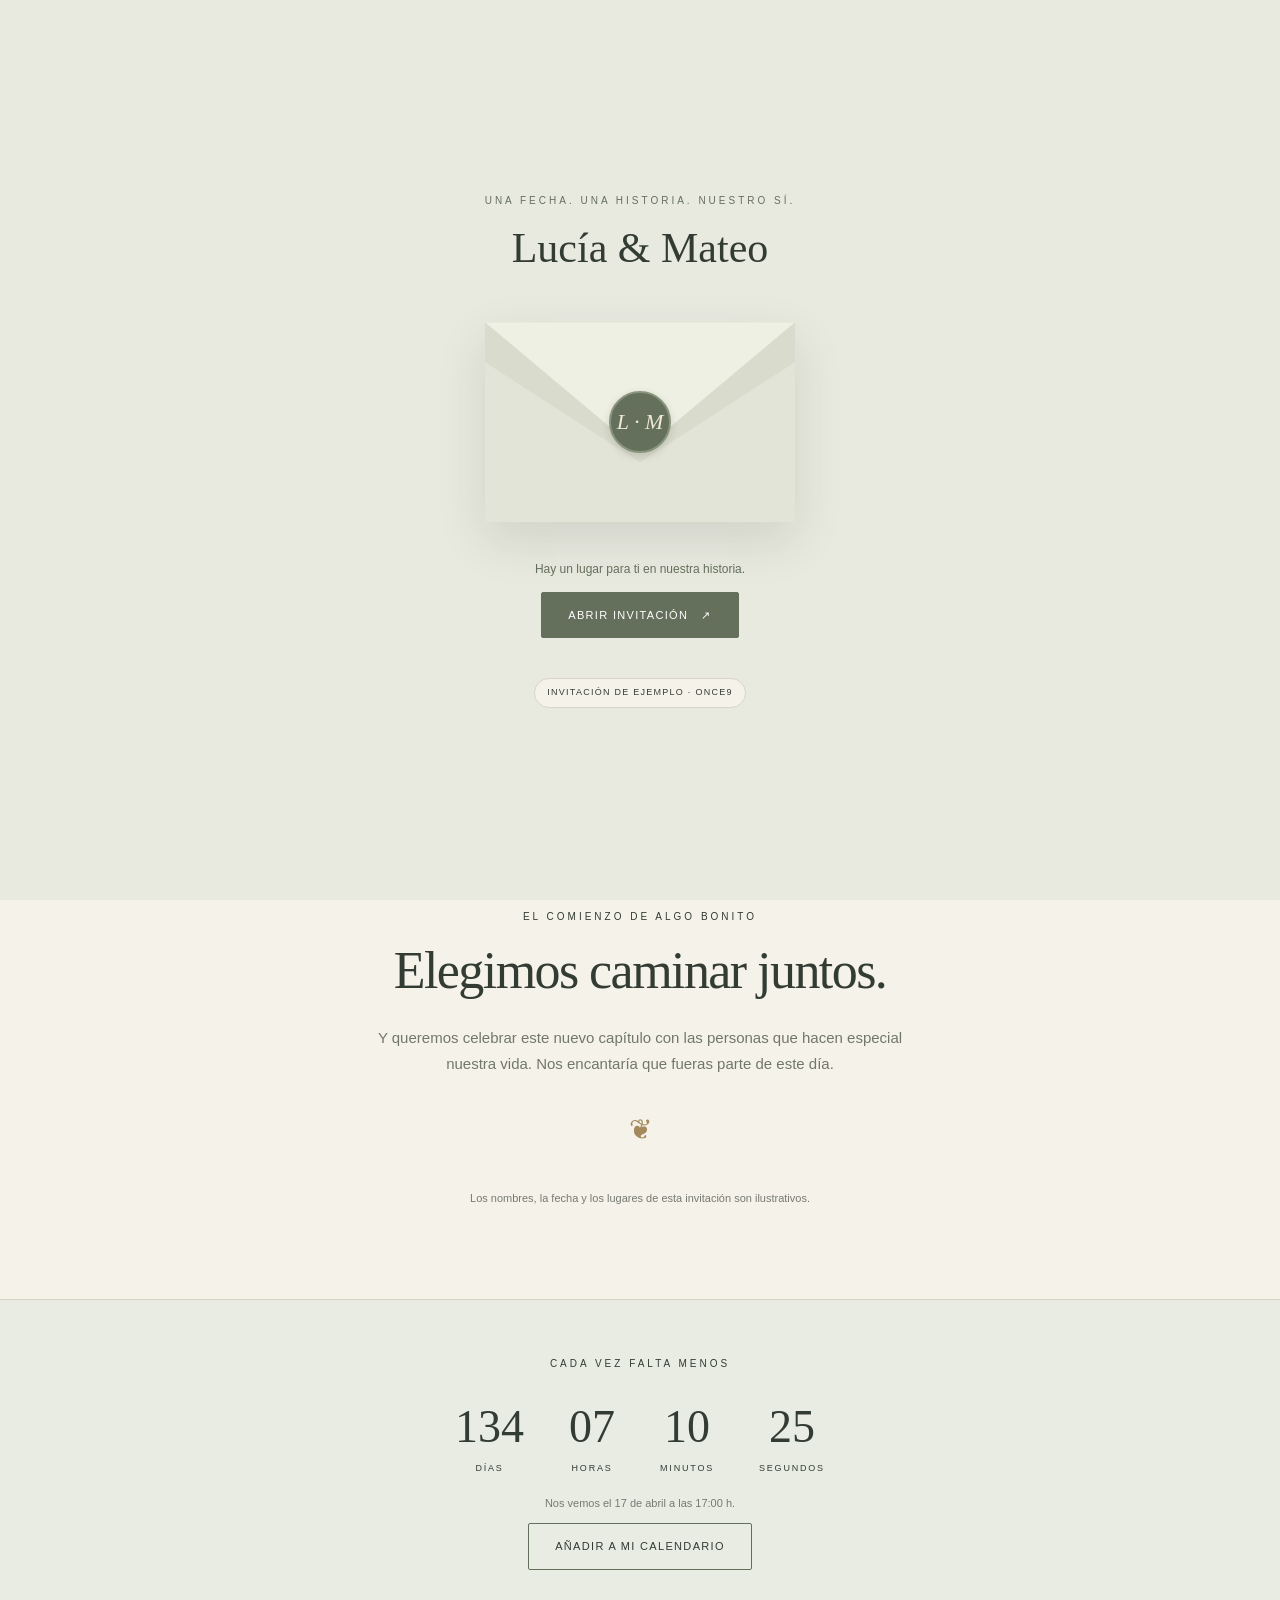
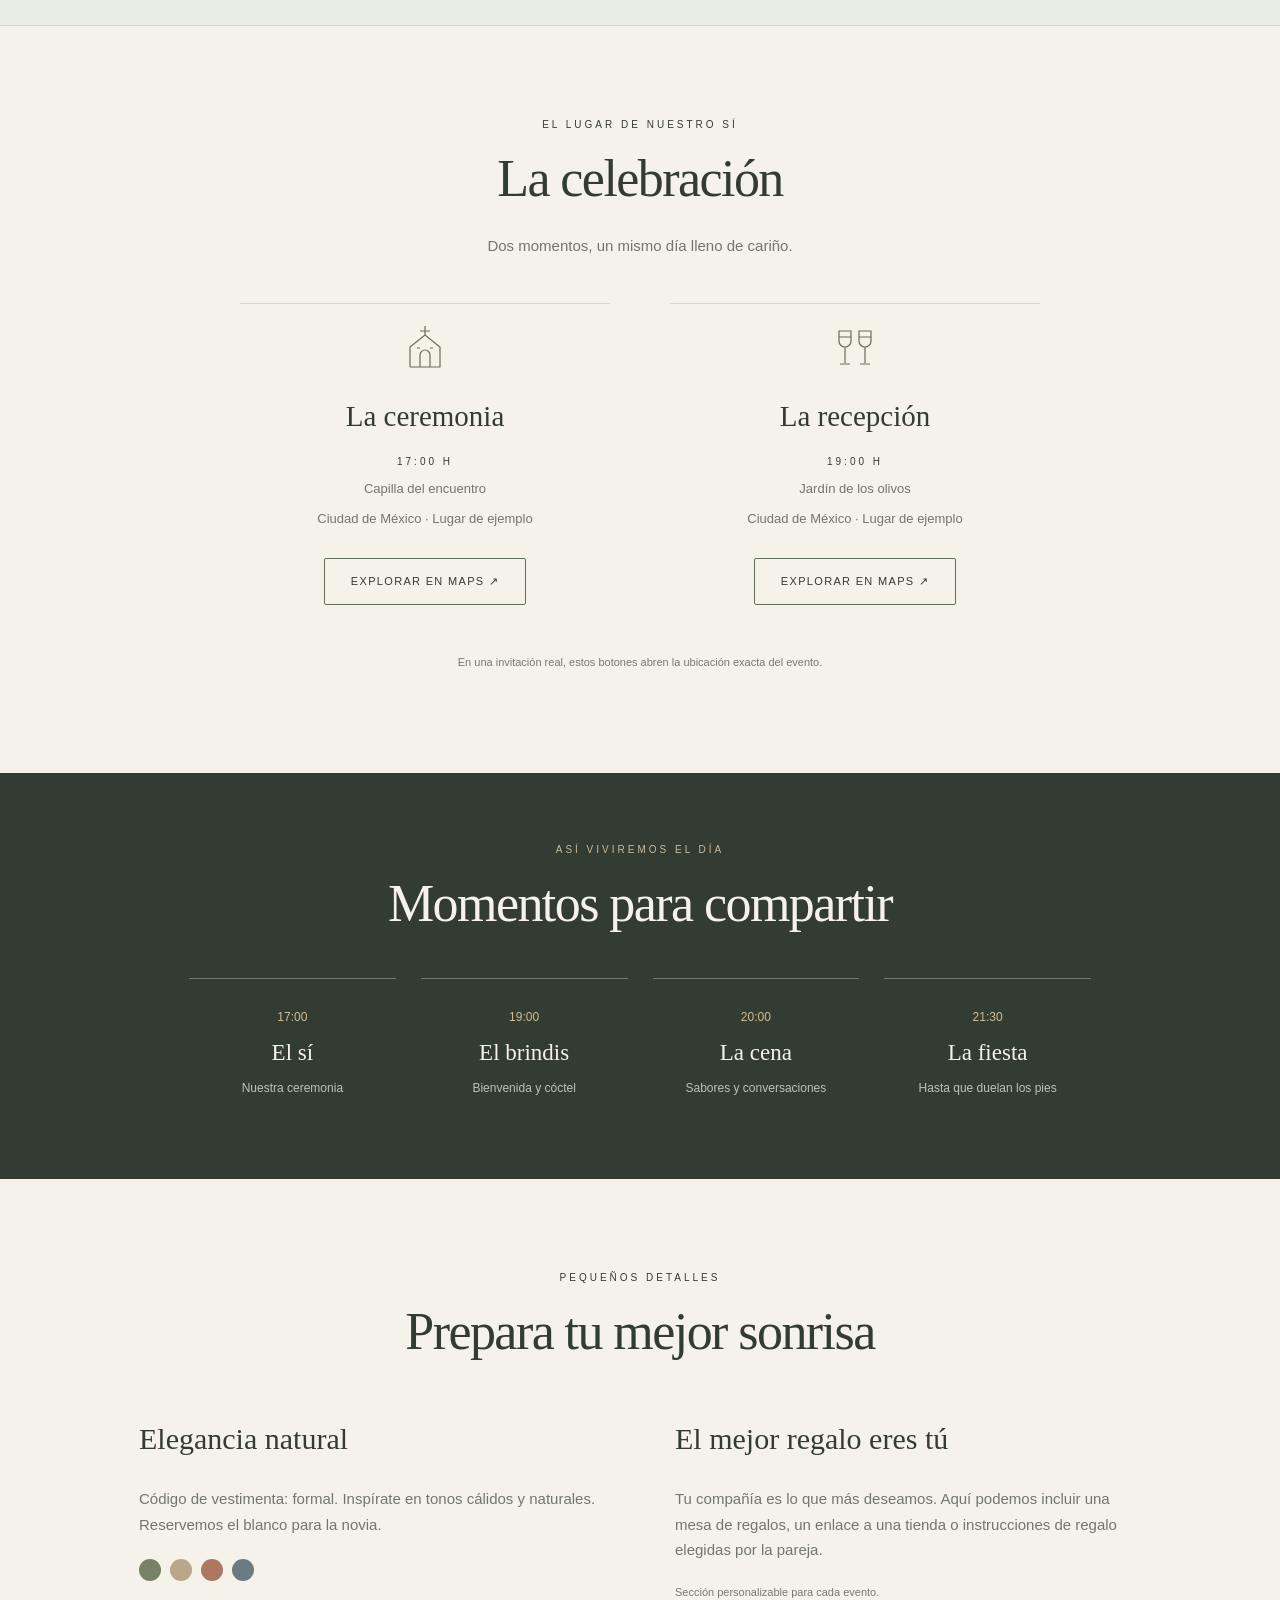
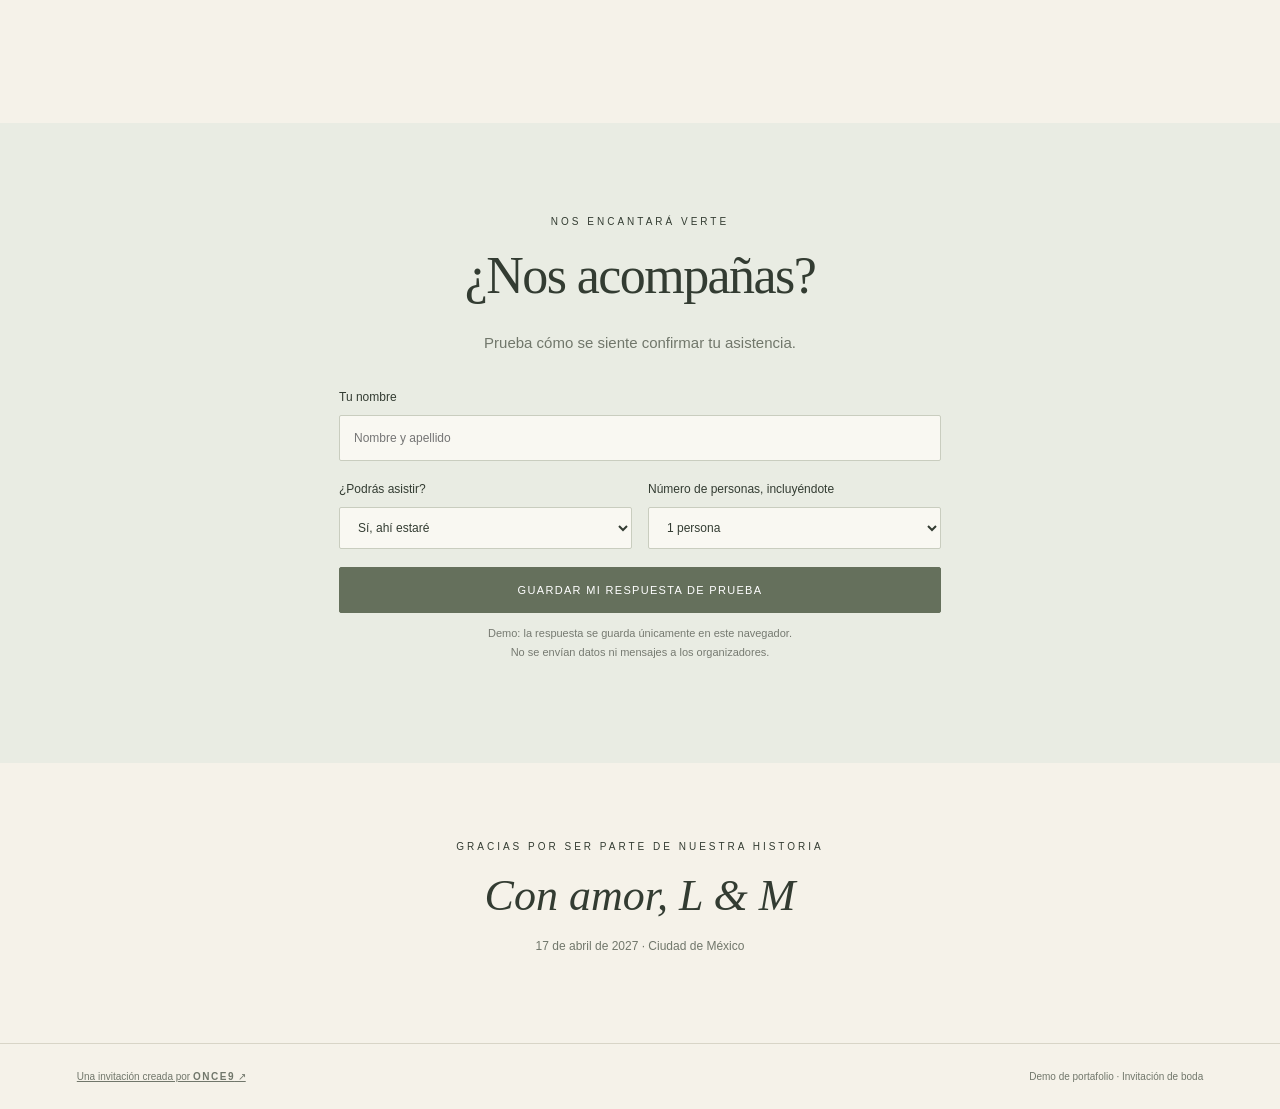
<file: invitaciones/boda/index.html>
<!doctype html>
<html lang="es">
<head>
<meta charset="utf-8"><meta name="viewport" content="width=device-width,initial-scale=1"><meta name="theme-color" content="#f5f2e9">
<title>Lucía & Mateo · Nuestra boda | Demo ONCE9</title><meta name="description" content="Una invitación de boda interactiva de ejemplo creada por ONCE9. Abre el sobre, descubre el evento y prueba la confirmación de asistencia.">
<style>
:root{--paper:#f5f2e9;--ink:#333c32;--olive:#65705c;--line:#d8d5c7;--gold:#a3895b}*{box-sizing:border-box}html{scroll-behavior:smooth;scroll-padding-top:75px}body{margin:0;background:var(--paper);color:var(--ink);font-family:Arial,sans-serif;font-size:15px;line-height:1.7}h1,h2,h3,.serif{font-family:Georgia,'Times New Roman',serif;font-weight:400;line-height:1.15}button,input,select{font:inherit}button,a,input,select{touch-action:manipulation}button,a{ -webkit-tap-highlight-color:transparent}button{cursor:pointer}a{color:inherit}button:focus-visible,a:focus-visible,input:focus-visible,select:focus-visible{outline:3px solid var(--gold);outline-offset:5px}.eyebrow{font-size:10px;text-transform:uppercase;letter-spacing:.3em}.topbar{position:sticky;top:0;z-index:10;height:64px;padding:0 6%;display:flex;align-items:center;justify-content:space-between;background:#f5f2e9f0;backdrop-filter:blur(12px);border-bottom:1px solid var(--line)}.monogram{font:italic 25px Georgia}.topbar nav{display:flex;gap:26px;font-size:11px}.topbar nav a{text-decoration:none}.sound{background:none;border:1px solid var(--line);border-radius:30px;padding:7px 14px;font-size:11px;color:var(--ink)}.hero{position:relative;min-height:720px;display:grid;place-items:center;overflow:hidden;text-align:center;padding:70px 22px 90px;background:radial-gradient(ellipse at center,#fffdf6 0%,#f5f2e9 68%)}.hero-content{position:relative;z-index:1}.hero h1{font-size:clamp(70px,10vw,132px);letter-spacing:-.065em;margin:30px 0 22px}.hero h1 span{display:block;font-size:.42em;font-style:italic;color:var(--gold);margin:8px}.hero p{font:italic 19px Georgia;margin:22px 0}.hero .date{margin:28px 0 36px;letter-spacing:.22em;font-size:12px}.button{display:inline-flex;justify-content:center;align-items:center;padding:13px 26px;border:1px solid var(--olive);background:var(--olive);color:white;text-decoration:none;font-size:11px;letter-spacing:.12em;text-transform:uppercase;border-radius:2px}.button.outline{background:transparent;color:var(--ink)}.botanical{position:absolute;width:350px;height:640px;opacity:.66;pointer-events:none}.botanical.left{left:-50px;bottom:0;transform:rotate(-15deg)}.botanical.right{right:-50px;top:10px;transform:rotate(165deg)}.hero-foot{position:absolute;bottom:24px;font-size:9px;letter-spacing:.23em}.section{padding:90px 24px;max-width:1050px;margin:auto;text-align:center}.section h2{font-size:clamp(34px,5vw,52px);margin:16px 0 24px;letter-spacing:-.03em}.lede{max-width:560px;margin:0 auto;color:#71776b}.divider{color:var(--gold);font-size:28px;margin:30px auto}.countdown-wrap{background:#e9ece3;border-top:1px solid var(--line);border-bottom:1px solid var(--line)}.countdown-wrap .section{padding:55px 24px}.countdown{display:flex;justify-content:center;gap:45px;margin:28px 0 15px}.countdown strong{font:46px Georgia;display:block}.countdown span{font-size:9px;letter-spacing:.2em;text-transform:uppercase}.places{display:grid;grid-template-columns:1fr 1fr;gap:60px;margin:45px auto 28px;max-width:800px}.place{padding:20px;border-top:1px solid var(--line)}.place svg{width:48px;height:48px;stroke:var(--olive);fill:none;stroke-width:1.2}.place h3{font-size:29px;margin:20px 0}.place p{margin:8px 0;color:#71776b;font-size:13px}.place .button{margin-top:20px}.schedule{background:var(--ink);color:var(--paper)}.schedule .section{max-width:950px;padding:68px 24px}.schedule .eyebrow{color:#c6bc9e}.timeline{display:grid;grid-template-columns:repeat(4,1fr);gap:25px;margin-top:44px}.timeline>div{border-top:1px solid #737c6b;padding-top:24px}.timeline time{color:#d4bd91;font-size:12px}.timeline h3{font-size:23px;margin:12px 0}.timeline p{font-size:12px;color:#bcc3b5}.details{display:grid;grid-template-columns:1fr 1fr;gap:70px;text-align:left;margin:30px 0}.details h3{font-size:30px}.swatches{display:flex;gap:9px;margin-top:22px}.swatches i{height:22px;width:22px;border-radius:50%;background:var(--c)}.details p{color:#71776b}.note{font-size:11px;color:#767a71}.rsvp-section{background:#e9ece3}.rsvp-section .section{max-width:650px}.form{text-align:left;margin:32px 0 0;display:grid;gap:18px}label{font-size:12px;display:grid;gap:7px}input,select{width:100%;background:#f9f8f2;border:1px solid #c9cdbf;padding:12px 14px;border-radius:2px;color:var(--ink)}.form-row{display:grid;grid-template-columns:1fr 1fr;gap:16px}.form .button{width:100%}.success{padding:18px;background:#f5f2e9;border-left:3px solid var(--olive);margin-top:20px;text-align:left;font-size:13px}.closing{padding:75px 20px;text-align:center}.closing h2{font:italic 44px Georgia;margin:15px}.closing p{font-size:12px;color:#71776b}footer{border-top:1px solid var(--line);padding:24px 6%;display:flex;justify-content:space-between;gap:25px;font-size:10px;color:#71776b}.brand{font-weight:bold;letter-spacing:.15em}.cover{position:fixed;inset:0;z-index:30;background:#e8e9df;display:flex;flex-direction:column;align-items:center;justify-content:center;text-align:center;padding:25px;transition:opacity .75s,visibility .75s}.cover.opened{opacity:0;visibility:hidden;pointer-events:none}.cover h2{font:42px Georgia;margin:15px}.cover p{font-size:12px;color:var(--olive)}.envelope{position:relative;width:310px;height:200px;background:#d9dccd;box-shadow:0 18px 45px #333c3220;margin:35px 0 25px;display:grid;place-items:center}.envelope:before{content:'';position:absolute;inset:0;clip-path:polygon(0 0,100% 0,50% 65%);background:#eef0e4;filter:drop-shadow(0 2px 2px #0002)}.envelope:after{content:'';position:absolute;inset:0;clip-path:polygon(0 100%,0 20%,50% 70%,100% 20%,100% 100%);background:#e2e4d8}.seal{z-index:1;background:var(--olive);color:#eee8d6;border:2px solid #89947c;border-radius:50%;width:62px;height:62px;display:grid;place-items:center;font:italic 22px Georgia;box-shadow:0 3px 8px #0002}.cover .eyebrow{color:var(--olive)}.demo-badge{font-size:9px;letter-spacing:.14em;text-transform:uppercase;background:#f5f2e9;border:1px solid var(--line);padding:6px 12px;border-radius:20px}.cover .demo-badge{margin-top:40px}.reveal{animation:appear .9s ease both}@keyframes appear{from{opacity:0;transform:translateY(20px)}to{opacity:1;transform:translateY(0)}}@media(max-width:700px){.topbar{padding:0 20px}.topbar nav{gap:15px}.topbar nav a:first-child{display:none}.sound{font-size:10px;padding:7px 10px}.hero{min-height:700px}.botanical{width:240px;opacity:.36}.botanical.left{left:-110px}.botanical.right{right:-100px}.hero h1{font-size:82px}.section{padding:60px 22px}.places{grid-template-columns:1fr;gap:20px;margin-top:30px}.timeline{grid-template-columns:1fr 1fr;gap:20px}.details{grid-template-columns:1fr;gap:20px}.countdown{gap:24px}.countdown strong{font-size:36px}.form-row{grid-template-columns:1fr}footer{flex-direction:column;text-align:center;gap:10px}}@media(prefers-reduced-motion:reduce){*{scroll-behavior:auto!important;animation:none!important;transition:none!important}}
</style>
<link rel="canonical" href="https://oncenueve.com.mx/invitaciones/boda/"></head>
<body>
<svg width="0" height="0" aria-hidden="true" style="position:absolute"><defs><symbol id="branch" viewBox="0 0 350 640"><g fill="none" stroke="#6c7c61" stroke-width="1.4"><path d="M160 630 Q90 390 220 20"/><path d="M149 550 Q55 520 30 460 M141 472 Q265 420 298 345 M150 385 Q55 350 48 270 M170 290 Q284 255 303 185 M197 170 Q132 137 133 70"/></g><g fill="#849373" opacity=".7"><ellipse cx="57" cy="482" rx="14" ry="42" transform="rotate(-48 57 482)"/><ellipse cx="102" cy="518" rx="13" ry="38" transform="rotate(-55 102 518)"/><ellipse cx="260" cy="407" rx="15" ry="45" transform="rotate(38 260 407)"/><ellipse cx="286" cy="357" rx="13" ry="37" transform="rotate(28 286 357)"/><ellipse cx="68" cy="312" rx="15" ry="45" transform="rotate(-30 68 312)"/><ellipse cx="109" cy="357" rx="14" ry="43" transform="rotate(-60 109 357)"/><ellipse cx="252" cy="258" rx="13" ry="43" transform="rotate(53 252 258)"/><ellipse cx="288" cy="206" rx="14" ry="39" transform="rotate(28 288 206)"/><ellipse cx="147" cy="104" rx="13" ry="42" transform="rotate(-20 147 104)"/><ellipse cx="175" cy="148" rx="13" ry="39" transform="rotate(-57 175 148)"/><ellipse cx="217" cy="55" rx="14" ry="45" transform="rotate(14 217 55)"/></g></symbol></defs></svg>
<div class="cover" id="cover"><div class="eyebrow">Una fecha. Una historia. Nuestro sí.</div><h2>Lucía & Mateo</h2><div class="envelope" aria-hidden="true"><span class="seal">L · M</span></div><p>Hay un lugar para ti en nuestra historia.</p><button class="button" id="open">Abrir invitación &nbsp; ↗</button><span class="demo-badge">Invitación de ejemplo · ONCE9</span></div>
<header class="topbar"><a class="monogram" href="#inicio" aria-label="Inicio">L & M</a><nav aria-label="Navegación"><a href="#celebracion">La celebración</a><a href="#rsvp">Confirmar</a></nav><button class="sound" id="sound" aria-pressed="false">♫ Música: apagada</button></header>
<main><section class="hero" id="inicio"><svg class="botanical left" aria-hidden="true"><use href="#branch"/></svg><svg class="botanical right" aria-hidden="true"><use href="#branch"/></svg><div class="hero-content"><div class="eyebrow">Con alegría, te invitamos a nuestra boda</div><h1>Lucía<span>&</span>Mateo</h1><p>Lo mejor de la vida es compartirla contigo.</p><div class="date">17 · ABRIL · 2027 &nbsp; / &nbsp; CIUDAD DE MÉXICO</div><a class="button" href="#rsvp">Quiero acompañarlos</a></div><div class="hero-foot">UNA CELEBRACIÓN PARA RECORDAR &nbsp; ↓</div></section>
<section class="section"><div class="eyebrow">El comienzo de algo bonito</div><h2>Elegimos caminar juntos.</h2><p class="lede">Y queremos celebrar este nuevo capítulo con las personas que hacen especial nuestra vida. Nos encantaría que fueras parte de este día.</p><div class="divider">❦</div><span class="note">Los nombres, la fecha y los lugares de esta invitación son ilustrativos.</span></section>
<div class="countdown-wrap"><section class="section"><div class="eyebrow">Cada vez falta menos</div><div class="countdown" aria-label="Tiempo restante para la boda"><div><strong id="days">—</strong><span>Días</span></div><div><strong id="hours">—</strong><span>Horas</span></div><div><strong id="minutes">—</strong><span>Minutos</span></div><div><strong id="seconds">—</strong><span>Segundos</span></div></div><p class="note" id="countnote">Nos vemos el 17 de abril a las 17:00 h.</p><button class="button outline" id="calendar">Añadir a mi calendario</button></section></div>
<section class="section" id="celebracion"><div class="eyebrow">El lugar de nuestro sí</div><h2>La celebración</h2><p class="lede">Dos momentos, un mismo día lleno de cariño.</p><div class="places"><article class="place"><svg viewBox="0 0 48 48" aria-hidden="true"><path d="M9 43V23L24 11l15 12v20H9M24 11V2m-5 5h10M19 43V31a5 5 0 0 1 10 0v12M16 24h3m10 0h3"/></svg><h3>La ceremonia</h3><div class="eyebrow">17:00 h</div><p>Capilla del encuentro</p><p>Ciudad de México · Lugar de ejemplo</p><a class="button outline" href="https://www.google.com/maps/search/?api=1&query=iglesias+Ciudad+de+Mexico" target="_blank" rel="noopener">Explorar en Maps ↗</a></article><article class="place"><svg viewBox="0 0 48 48" aria-hidden="true"><path d="M8 7h12v10a6 6 0 0 1-12 0V7Zm6 16v16m-5 1h10M28 7h12v10a6 6 0 0 1-12 0V7Zm6 16v16m-5 1h10M8 13h12m8 0h12"/></svg><h3>La recepción</h3><div class="eyebrow">19:00 h</div><p>Jardín de los olivos</p><p>Ciudad de México · Lugar de ejemplo</p><a class="button outline" href="https://www.google.com/maps/search/?api=1&query=jardin+eventos+Ciudad+de+Mexico" target="_blank" rel="noopener">Explorar en Maps ↗</a></article></div><p class="note">En una invitación real, estos botones abren la ubicación exacta del evento.</p></section>
<div class="schedule"><section class="section"><div class="eyebrow">Así viviremos el día</div><h2>Momentos para compartir</h2><div class="timeline"><div><time>17:00</time><h3>El sí</h3><p>Nuestra ceremonia</p></div><div><time>19:00</time><h3>El brindis</h3><p>Bienvenida y cóctel</p></div><div><time>20:00</time><h3>La cena</h3><p>Sabores y conversaciones</p></div><div><time>21:30</time><h3>La fiesta</h3><p>Hasta que duelan los pies</p></div></div></section></div>
<section class="section"><div class="eyebrow">Pequeños detalles</div><h2>Prepara tu mejor sonrisa</h2><div class="details"><article><h3>Elegancia natural</h3><p>Código de vestimenta: formal. Inspírate en tonos cálidos y naturales. Reservemos el blanco para la novia.</p><div class="swatches" aria-label="Colores sugeridos: verde olivo, beige, terracota y azul"><i style="--c:#768166"></i><i style="--c:#baa789"></i><i style="--c:#ae7762"></i><i style="--c:#697b83"></i></div></article><article><h3>El mejor regalo eres tú</h3><p>Tu compañía es lo que más deseamos. Aquí podemos incluir una mesa de regalos, un enlace a una tienda o instrucciones de regalo elegidas por la pareja.</p><span class="note">Sección personalizable para cada evento.</span></article></div></section>
<div class="rsvp-section" id="rsvp"><section class="section"><div class="eyebrow">Nos encantará verte</div><h2>¿Nos acompañas?</h2><p class="lede">Prueba cómo se siente confirmar tu asistencia.</p><form class="form" id="rsvpForm"><label>Tu nombre<input name="name" id="guest" autocomplete="name" maxlength="100" placeholder="Nombre y apellido" required></label><div class="form-row"><label>¿Podrás asistir?<select name="attendance" id="attendance"><option value="yes">Sí, ahí estaré</option><option value="no">No podré acompañarlos</option></select></label><label>Número de personas, incluyéndote<select name="count" id="count"><option value="1">1 persona</option><option value="2">2 personas</option><option value="3">3 personas</option></select></label></div><button type="submit" class="button">Guardar mi respuesta de prueba</button></form><div class="success" id="result" role="status" hidden></div><p class="note">Demo: la respuesta se guarda únicamente en este navegador.<br>No se envían datos ni mensajes a los organizadores.</p><button class="sound" id="reset" hidden>Borrar respuesta de prueba</button></section></div>
<section class="closing"><div class="eyebrow">Gracias por ser parte de nuestra historia</div><h2>Con amor, L & M</h2><p>17 de abril de 2027 · Ciudad de México</p></section></main>
<footer><a href="../../index.html#invitaciones">Una invitación creada por <span class="brand">ONCE9</span> ↗</a><span>Demo de portafolio · Invitación de boda</span></footer>
<script>
// CONTENIDO: cambia nombres, textos y lugares en el HTML.
// DISEÑO: cambia colores y tipografías en el bloque CSS de arriba.
// INTERACCIÓN: JavaScript controla apertura, reloj, música y confirmación.
const EVENT_DATE='2027-04-17T17:00:00-06:00';
const $=id=>document.getElementById(id);
$('open').addEventListener('click',()=>{$('cover').classList.add('opened');$('inicio').classList.add('reveal');$('sound').focus({preventScroll:true});});
function tick(){let remaining=Math.max(0,new Date(EVENT_DATE)-Date.now());$('days').textContent=Math.floor(remaining/86400000);$('hours').textContent=String(Math.floor(remaining/3600000)%24).padStart(2,'0');$('minutes').textContent=String(Math.floor(remaining/60000)%60).padStart(2,'0');$('seconds').textContent=String(Math.floor(remaining/1000)%60).padStart(2,'0');if(!remaining)$('countnote').textContent='¡Llegó el gran día!';}tick();setInterval(tick,1000);
function download(text,type,name){const url=URL.createObjectURL(new Blob([text],{type}));const a=document.createElement('a');a.href=url;a.download=name;a.click();setTimeout(()=>URL.revokeObjectURL(url),1000);}
$('calendar').addEventListener('click',()=>download(['BEGIN:VCALENDAR','VERSION:2.0','PRODID:-//ONCE9//Wedding Demo//ES','BEGIN:VEVENT','UID:lucia-mateo-demo-20270417@once9.example','DTSTAMP:20261006T080000Z','DTSTART:20270417T230000Z','DTEND:20270418T050000Z','SUMMARY:Boda de Lucía y Mateo (demo)','LOCATION:Ciudad de México — ubicación de ejemplo','DESCRIPTION:Evento ilustrativo de la demo ONCE9.','END:VEVENT','END:VCALENDAR'].join('\r\n'),'text/calendar;charset=utf-8','boda-demo.ics'));
const KEY='once9-wedding-demo-rsvp';function display(response){$('result').hidden=false;$('result').textContent=response.attendance==='yes'?`¡Gracias, ${response.name}! Respuesta de prueba: asistirás con un total de ${response.count} persona(s).`:`Gracias, ${response.name}. Tu respuesta de prueba indica que no podrás asistir.`;$('reset').hidden=false;}
$('attendance').addEventListener('change',()=>{$('count').disabled=$('attendance').value==='no';});
$('rsvpForm').addEventListener('submit',event=>{event.preventDefault();const name=$('guest').value.trim();if(!name){$('guest').setCustomValidity('Escribe tu nombre.');$('guest').reportValidity();return;}const response={name,attendance:$('attendance').value,count:$('attendance').value==='yes'?Number($('count').value):0};display(response);try{localStorage.setItem(KEY,JSON.stringify(response));}catch{$('result').textContent+=' Este navegador no permite guardar la respuesta.';}});$('guest').addEventListener('input',()=>$('guest').setCustomValidity(''));
try{const saved=JSON.parse(localStorage.getItem(KEY));if(saved&&typeof saved.name==='string'&&['yes','no'].includes(saved.attendance))display(saved);}catch{}
$('reset').addEventListener('click',()=>{try{localStorage.removeItem(KEY);}catch{}$('result').hidden=true;$('reset').hidden=true;$('rsvpForm').reset();$('count').disabled=false;});
// Melodía sintetizada de ejemplo: no requiere un archivo ni reproduce sola.
let audioContext,musicTimer,musicOn=false;const notes=[261.63,329.63,392,523.25,440,392,329.63,293.66];
async function stopMusic(){musicOn=false;clearInterval(musicTimer);if(audioContext&&audioContext.state==='running')await audioContext.suspend();$('sound').textContent='♫ Música: apagada';$('sound').setAttribute('aria-pressed','false');}
$('sound').addEventListener('click',async()=>{try{if(musicOn){await stopMusic();return;}audioContext??=new (window.AudioContext||window.webkitAudioContext)();await audioContext.resume();musicOn=true;let n=0;const play=()=>{if(!musicOn)return;const oscillator=audioContext.createOscillator(),gain=audioContext.createGain(),now=audioContext.currentTime;oscillator.type='sine';oscillator.frequency.value=notes[n++%notes.length];gain.gain.setValueAtTime(0,now);gain.gain.linearRampToValueAtTime(.08,now+.04);gain.gain.exponentialRampToValueAtTime(.001,now+1.4);oscillator.connect(gain);gain.connect(audioContext.destination);oscillator.start(now);oscillator.stop(now+1.5);};play();musicTimer=setInterval(play,600);$('sound').textContent='♫ Música: encendida';$('sound').setAttribute('aria-pressed','true');}catch{$('sound').textContent='Música no disponible';}});
document.addEventListener('visibilitychange',()=>{if(document.hidden&&musicOn)stopMusic();});
</script>
</body></html>
</file>
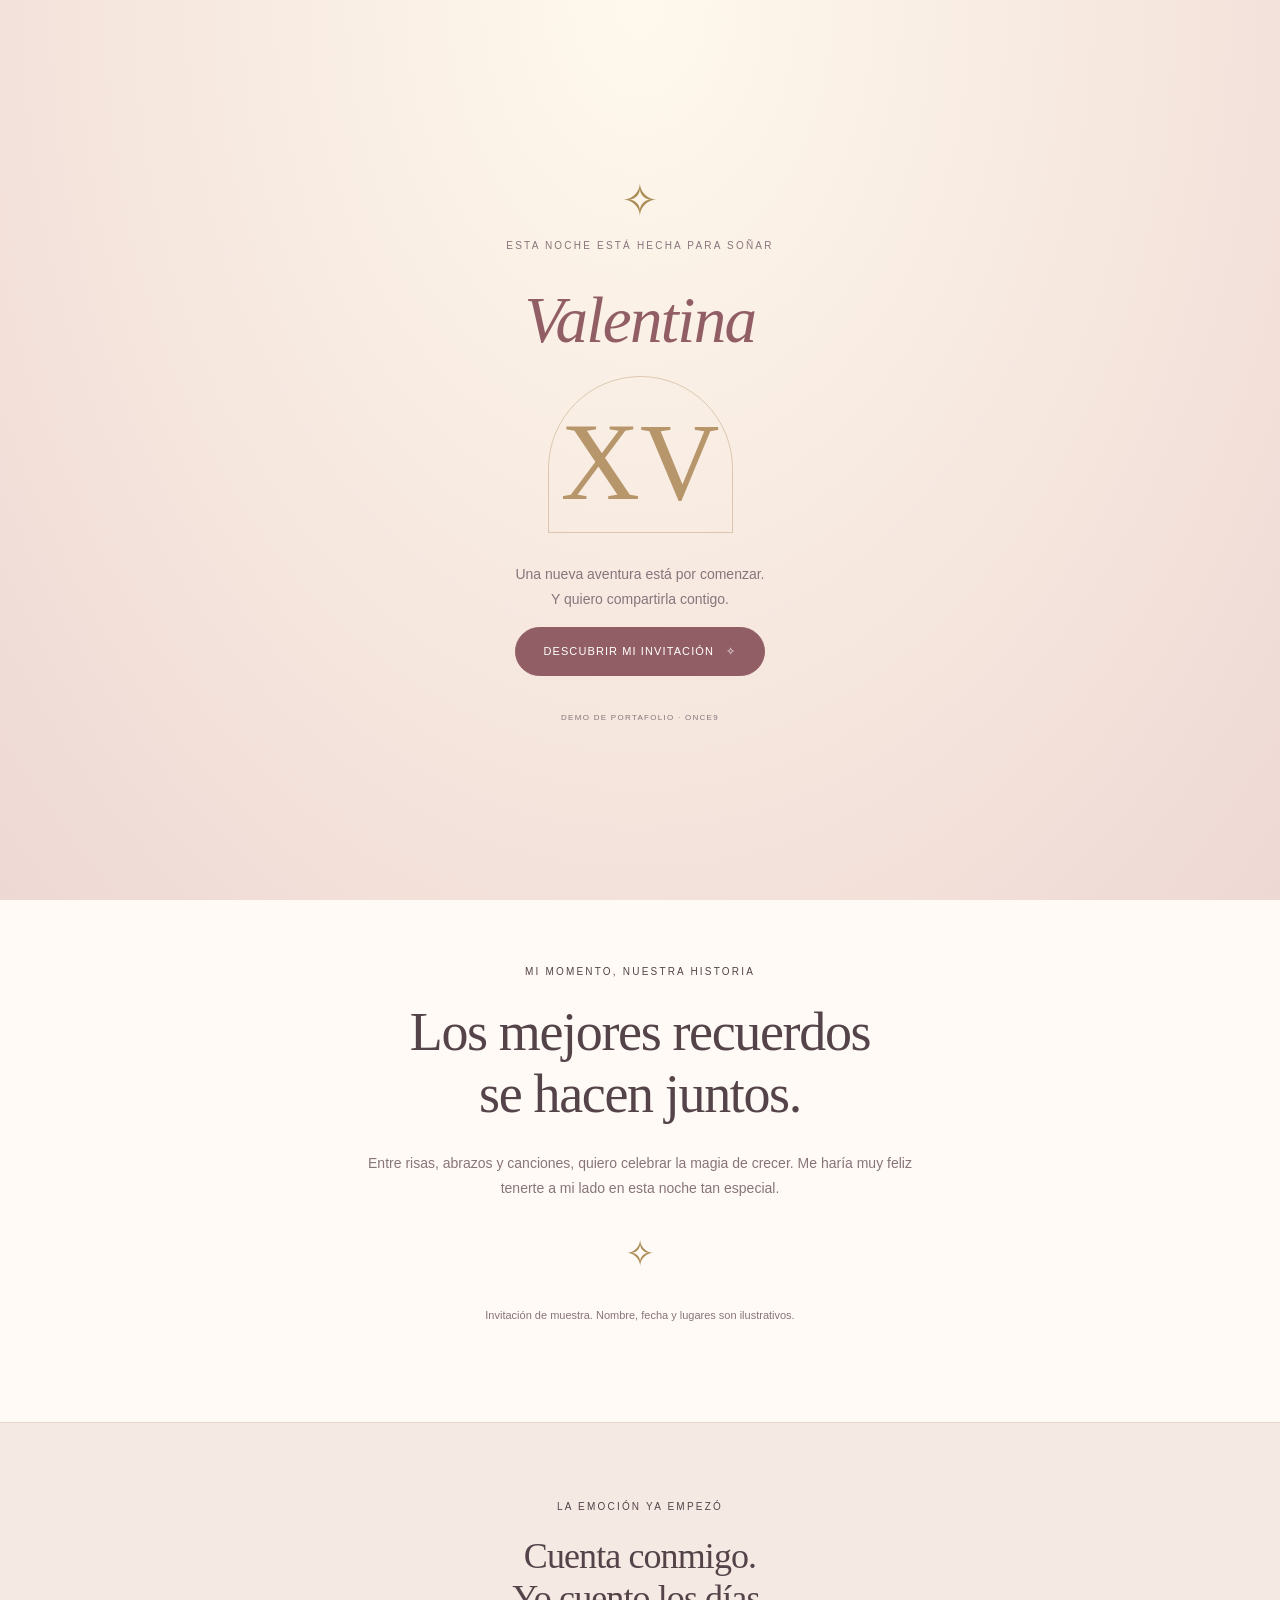
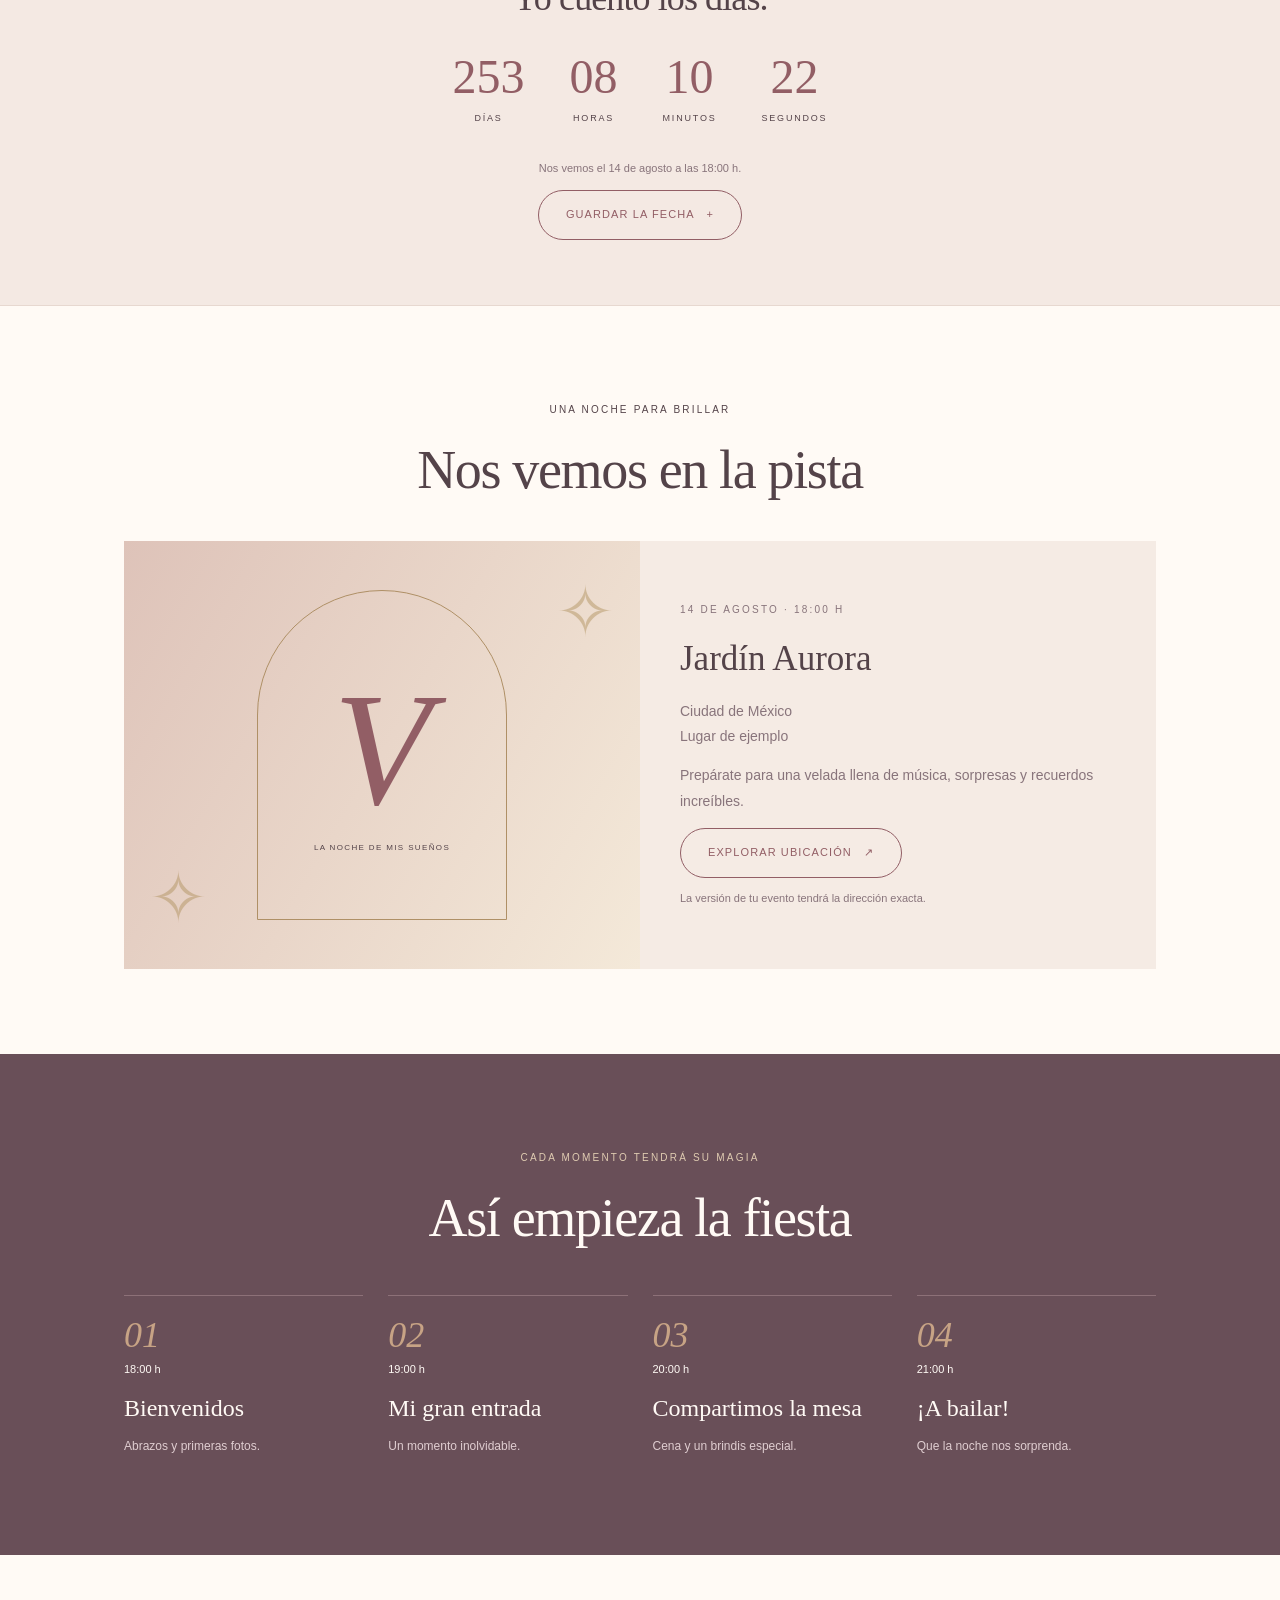
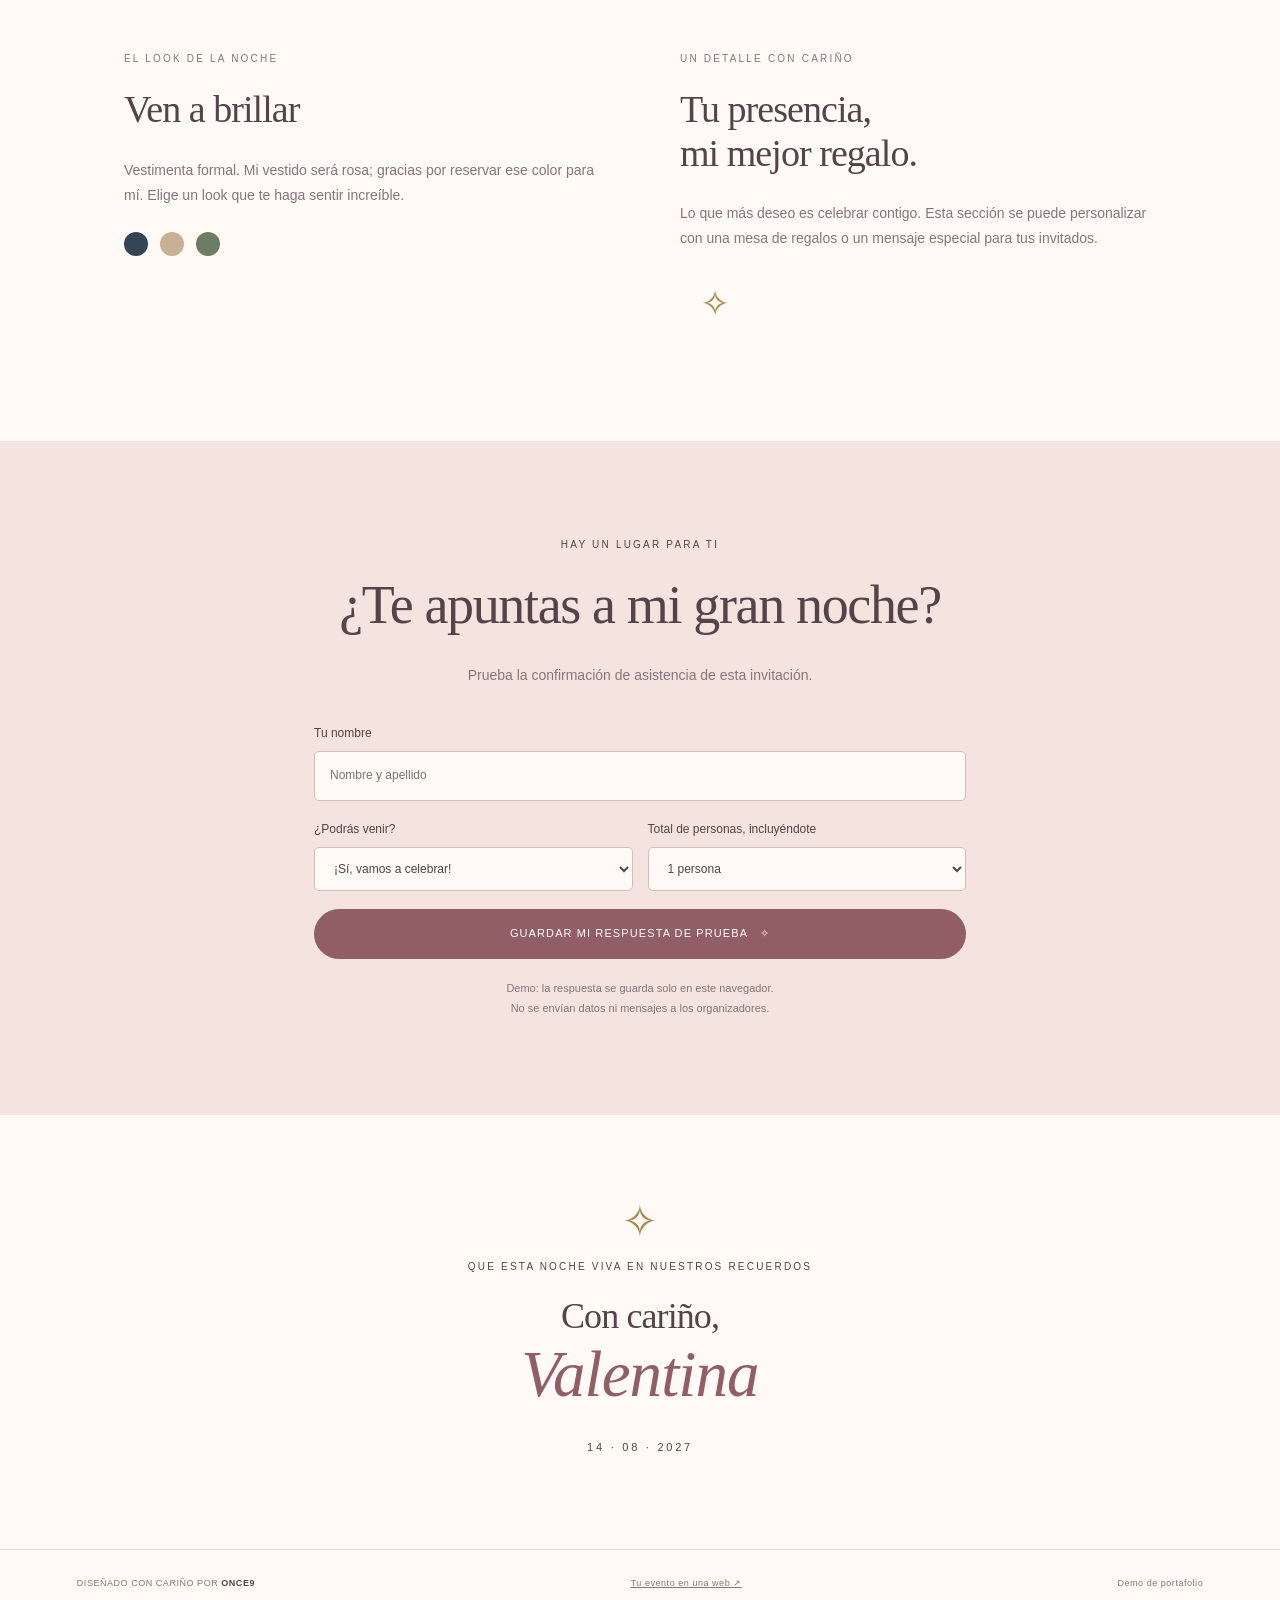
<file: invitaciones/xv-valentina/index.html>
<!doctype html><html lang="es"><head><meta charset="utf-8"><meta name="viewport" content="width=device-width,initial-scale=1"><meta name="theme-color" content="#f8eeec"><title>Valentina · Mis XV | ONCE9</title><meta name="description" content="Invitación digital de XV años de muestra: animaciones, música, calendario y confirmación de asistencia. Creada por ONCE9."><link rel="stylesheet" href="style.css"><link rel="canonical" href="https://oncenueve.com.mx/invitaciones/xv-valentina/"></head><body>
<div class="cover" id="cover"><div class="star">✧</div><p class="eyebrow">Esta noche está hecha para soñar</p><h2>Valentina</h2><div class="cover-xv">XV</div><p>Una nueva aventura está por comenzar.<br>Y quiero compartirla contigo.</p><button class="button" id="open">Descubrir mi invitación &nbsp; ✧</button><small>DEMO DE PORTAFOLIO · ONCE9</small></div>
<header><a class="logo" href="#inicio">V<span>XV</span></a><nav><a href="#celebracion">Mi fiesta</a><a href="#rsvp">Confirmar</a></nav><button class="sound" id="sound" aria-pressed="false">♫ Música: apagada</button></header>
<main><section class="hero" id="inicio"><div class="ribbon">MIS QUINCE AÑOS</div><span class="spark s1">✦</span><span class="spark s2">✧</span><span class="spark s3">✧</span><div class="hero-content"><p class="eyebrow">Algunos sueños merecen una gran celebración</p><h1>Valentina</h1><div class="large-xv">XV</div><p class="hero-message">Hoy empieza un capítulo que nunca olvidaré.</p><div class="date">SÁBADO 14 DE AGOSTO DE 2027</div><p class="city">Ciudad de México</p><a class="button" href="#rsvp">Celebra conmigo &nbsp; ↗</a></div><div class="hero-bottom">DESLIZA Y DESCUBRE MI GRAN NOCHE ↓</div></section>
<section class="intro section"><p class="eyebrow">Mi momento, nuestra historia</p><h2>Los mejores recuerdos<br>se hacen juntos.</h2><p class="lede">Entre risas, abrazos y canciones, quiero celebrar la magia de crecer. Me haría muy feliz tenerte a mi lado en esta noche tan especial.</p><div class="ornament">✧</div><p class="demo-note">Invitación de muestra. Nombre, fecha y lugares son ilustrativos.</p></section>
<section class="count-section"><div class="section"><p class="eyebrow">La emoción ya empezó</p><h2>Cuenta conmigo.<br>Yo cuento los días.</h2><div class="countdown"><div><strong id="days">—</strong><span>Días</span></div><div><strong id="hours">—</strong><span>Horas</span></div><div><strong id="minutes">—</strong><span>Minutos</span></div><div><strong id="seconds">—</strong><span>Segundos</span></div></div><p id="countnote" class="demo-note">Nos vemos el 14 de agosto a las 18:00 h.</p><button class="button outline" id="calendar">Guardar la fecha &nbsp; +</button></div></section>
<section class="section" id="celebracion"><p class="eyebrow">Una noche para brillar</p><h2>Nos vemos en la pista</h2><div class="venue"><div class="venue-art" aria-hidden="true"><div class="arch"><span>V</span><small>LA NOCHE DE MIS SUEÑOS</small></div></div><div class="venue-info"><p class="eyebrow">14 de agosto · 18:00 h</p><h3>Jardín Aurora</h3><p>Ciudad de México<br>Lugar de ejemplo</p><p>Prepárate para una velada llena de música, sorpresas y recuerdos increíbles.</p><a class="button outline" href="https://www.google.com/maps/search/?api=1&query=salon+eventos+Ciudad+de+Mexico" target="_blank" rel="noopener">Explorar ubicación &nbsp; ↗</a><p class="demo-note">La versión de tu evento tendrá la dirección exacta.</p></div></div></section>
<section class="night"><div class="section"><p class="eyebrow">Cada momento tendrá su magia</p><h2>Así empieza la fiesta</h2><div class="timeline"><div><span>01</span><time>18:00 h</time><h3>Bienvenidos</h3><p>Abrazos y primeras fotos.</p></div><div><span>02</span><time>19:00 h</time><h3>Mi gran entrada</h3><p>Un momento inolvidable.</p></div><div><span>03</span><time>20:00 h</time><h3>Compartimos la mesa</h3><p>Cena y un brindis especial.</p></div><div><span>04</span><time>21:00 h</time><h3>¡A bailar!</h3><p>Que la noche nos sorprenda.</p></div></div></div></section>
<section class="section details"><article><p class="eyebrow">El look de la noche</p><h2>Ven a brillar</h2><p>Vestimenta formal. Mi vestido será rosa; gracias por reservar ese color para mí. Elige un look que te haga sentir increíble.</p><div class="swatches" aria-label="Colores sugeridos: azul oscuro, champagne y verde"><i style="--c:#354457"></i><i style="--c:#c7b093"></i><i style="--c:#6d7c65"></i></div></article><article><p class="eyebrow">Un detalle con cariño</p><h2>Tu presencia,<br>mi mejor regalo.</h2><p>Lo que más deseo es celebrar contigo. Esta sección se puede personalizar con una mesa de regalos o un mensaje especial para tus invitados.</p><div class="ornament">✧</div></article></section>
<section class="rsvp-section" id="rsvp"><div class="section"><p class="eyebrow">Hay un lugar para ti</p><h2>¿Te apuntas a mi gran noche?</h2><p class="lede">Prueba la confirmación de asistencia de esta invitación.</p><form id="rsvpForm"><label>Tu nombre<input id="guest" name="name" autocomplete="name" maxlength="100" placeholder="Nombre y apellido" required></label><div class="form-row"><label>¿Podrás venir?<select id="attendance" name="attendance"><option value="yes">¡Sí, vamos a celebrar!</option><option value="no">No podré asistir</option></select></label><label>Total de personas, incluyéndote<select id="count" name="count"><option value="1">1 persona</option><option value="2">2 personas</option><option value="3">3 personas</option></select></label></div><button class="button" type="submit">Guardar mi respuesta de prueba &nbsp; ✧</button></form><div id="result" role="status" class="success" hidden></div><button class="sound" id="reset" hidden>Borrar respuesta de prueba</button><p class="demo-note">Demo: la respuesta se guarda solo en este navegador.<br>No se envían datos ni mensajes a los organizadores.</p></div></section>
<section class="closing"><span>✧</span><p class="eyebrow">Que esta noche viva en nuestros recuerdos</p><h2>Con cariño,<br><em>Valentina</em></h2><p>14 · 08 · 2027</p></section></main><footer><span>DISEÑADO CON CARIÑO POR <b>ONCE9</b></span><a href="../../index.html#invitaciones" target="_blank" rel="noopener">Tu evento en una web ↗</a><span>Demo de portafolio</span></footer><script src="script.js"></script></body></html>
</file>
<file: invitaciones/xv-valentina/style.css>
:root{--paper:#fffaf5;--pink:#edd5d1;--rose:#925e65;--ink:#544349;--gold:#ab8b54;--line:#e7d8d0}*{box-sizing:border-box}html{scroll-behavior:smooth;scroll-padding-top:70px}body{margin:0;background:var(--paper);color:var(--ink);font:14px/1.8 Arial,sans-serif}h1,h2,h3{font-family:Georgia,serif;line-height:1.15;font-weight:400}a{color:inherit}button,input,select{font:inherit}button,a{touch-action:manipulation}button{cursor:pointer}a:focus-visible,button:focus-visible,input:focus-visible,select:focus-visible{outline:3px solid var(--gold);outline-offset:5px}.eyebrow{font-size:10px;letter-spacing:.22em;text-transform:uppercase}.button{background:var(--rose);color:white;display:inline-flex;align-items:center;justify-content:center;text-decoration:none;border:1px solid var(--rose);padding:14px 27px;font-size:11px;letter-spacing:.1em;text-transform:uppercase;border-radius:30px}.outline{background:transparent;color:var(--rose)}header{position:sticky;top:0;z-index:10;display:flex;justify-content:space-between;align-items:center;height:68px;padding:0 6%;background:#fffaf5ed;backdrop-filter:blur(10px);border-bottom:1px solid var(--line)}.logo{font:italic 28px Georgia;text-decoration:none;display:flex;align-items:center;gap:10px}.logo span{font:9px Arial;letter-spacing:.12em;border-left:1px solid var(--line);padding-left:10px}nav{display:flex;gap:24px;font-size:11px}nav a{text-decoration:none}.sound{font-size:10px;padding:7px 12px;background:transparent;border:1px solid var(--line);border-radius:24px;color:var(--ink)}.hero{position:relative;text-align:center;min-height:800px;padding:115px 24px 85px;overflow:hidden;background:radial-gradient(ellipse at 50% 45%,#fff7e9 0,#f2ded9 55%,#e6c5c2 100%)}.hero:before,.hero:after{content:'';position:absolute;width:480px;height:800px;border:1px solid #ac8c6850;border-radius:50% 50% 0 0;top:70px;left:50%;transform:translateX(-50%);pointer-events:none}.hero:after{width:510px;top:55px}.hero-content{position:relative;z-index:1}.hero h1{font-size:clamp(68px,11vw,145px);letter-spacing:-.06em;margin:30px 0 0;color:#81545d;font-style:italic}.large-xv{font:130px/.9 Georgia;letter-spacing:-.09em;color:#c3a278;margin:20px 0 30px}.hero-message{font:italic 19px Georgia}.date{font-size:11px;letter-spacing:.2em;margin:32px 0 5px}.city{font-size:12px;margin:0 0 30px}.ribbon{position:absolute;top:25px;left:6%;font-size:9px;letter-spacing:.3em;writing-mode:vertical-rl}.spark{position:absolute;font-family:Georgia;color:var(--gold);animation:glow 4s infinite alternate}.s1{top:140px;left:17%;font-size:60px}.s2{top:300px;right:13%;font-size:85px;animation-delay:1s}.s3{bottom:150px;left:20%;font-size:35px;animation-delay:2s}.hero-bottom{position:absolute;bottom:25px;left:0;right:0;letter-spacing:.15em;font-size:9px}.section{max-width:1080px;padding:85px 24px;margin:auto;text-align:center}h2{font-size:clamp(34px,5vw,54px);margin:20px 0 26px;letter-spacing:-.025em}.lede{max-width:560px;margin:0 auto;color:#88747b}.ornament{font-size:36px;color:var(--gold);margin:20px}.demo-note{font-size:11px;color:#88747b}.count-section{background:#f4e9e3;border-block:1px solid var(--line)}.count-section .section{padding:65px 24px}.count-section h2{font-size:36px}.countdown{display:flex;justify-content:center;gap:45px;margin:30px 0}.countdown strong{display:block;font:48px Georgia;color:var(--rose)}.countdown span{font-size:9px;letter-spacing:.2em;text-transform:uppercase}.venue{display:grid;grid-template-columns:1fr 1fr;text-align:left;background:#f5ebe4;margin-top:40px;overflow:hidden}.venue-art{display:grid;place-items:center;min-height:410px;padding:35px;background:linear-gradient(120deg,#dec3b9,#f4e9d9);position:relative}.venue-art:before,.venue-art:after{content:'✧';position:absolute;font:70px Georgia;color:#ab8b5470;left:25px;bottom:30px}.venue-art:after{left:auto;right:25px;top:30px}.arch{border:1px solid #af9066;width:250px;height:330px;border-radius:130px 130px 0 0;text-align:center;display:flex;justify-content:center;align-items:center;flex-direction:column}.arch span{font:italic 160px Georgia;color:var(--rose)}.arch small{font:8px Arial;letter-spacing:.17em}.venue-info{padding:50px 40px}.venue-info h3{font-size:35px;margin:20px 0}.venue-info p{color:#88747b}.night{background:#694f58;color:var(--paper)}.night .eyebrow{color:#dfcbb1}.timeline{display:grid;grid-template-columns:repeat(4,1fr);gap:25px;margin-top:45px;text-align:left}.timeline>div{border-top:1px solid #c8a9ad60;padding-top:18px}.timeline span{display:block;font:italic 36px Georgia;color:#c7a385}.timeline time{font-size:11px}.timeline h3{font-size:24px;margin:14px 0}.timeline p{font-size:12px;color:#dfcdd0}.details{display:grid;grid-template-columns:1fr 1fr;gap:80px;text-align:left}.details h2{font-size:38px}.details p{color:#88747b}.swatches{display:flex;gap:12px;margin-top:24px}.swatches i{width:24px;height:24px;border-radius:50%;background:var(--c)}.rsvp-section{background:#f4e3df}.rsvp-section .section{max-width:700px}form{display:grid;gap:18px;text-align:left;margin:35px 0 20px}label{display:grid;gap:7px;font-size:12px}input,select{padding:13px 15px;width:100%;background:var(--paper);color:var(--ink);border:1px solid #d7bdba;border-radius:5px}.form-row{display:grid;grid-template-columns:1fr 1fr;gap:15px}.success{text-align:left;padding:18px;background:var(--paper);border-left:3px solid var(--rose);margin-bottom:15px}.closing{padding:80px 20px;text-align:center}.closing>span{font:45px Georgia;color:var(--gold)}.closing h2{font-size:36px}.closing em{font-size:65px;color:var(--rose)}.closing>p:last-child{letter-spacing:.25em;font-size:11px}footer{display:flex;justify-content:space-between;gap:20px;padding:25px 6%;font-size:9px;letter-spacing:.06em;border-top:1px solid var(--line);color:#88747b}footer b{color:var(--ink)}.cover{position:fixed;inset:0;z-index:30;background:radial-gradient(ellipse at top,#fff9ed,#eed8d3);display:flex;flex-direction:column;align-items:center;justify-content:center;text-align:center;padding:24px;transition:opacity .8s,visibility .8s}.cover.opened{opacity:0;visibility:hidden;pointer-events:none}.cover h2{font:italic 65px Georgia;color:var(--rose);margin:18px 0}.cover p{color:#88747b}.cover .star{font:45px Georgia;color:var(--gold)}.cover-xv{font:110px/1 Georgia;color:#b8966b;border:1px solid #b8966b70;border-radius:100px 100px 0 0;width:185px;padding:30px 10px 15px;margin-bottom:15px}.cover small{font-size:8px;letter-spacing:.16em;margin-top:35px;color:#88747b}.reveal{animation:rise 1.1s ease both}@keyframes rise{from{opacity:0;transform:translateY(24px)}to{opacity:1;transform:none}}@keyframes glow{from{opacity:.3;transform:scale(.9)}to{opacity:.85;transform:scale(1.1)}}@media(max-width:700px){header{padding:0 18px}nav{gap:15px}.hero{min-height:750px;padding-top:115px}.hero h1{font-size:78px}.large-xv{font-size:115px}.hero:before{width:320px}.hero:after{width:345px}.s1{left:5%;font-size:30px;top:150px}.s2{right:3%;font-size:42px;top:470px}.s3{left:9%;bottom:120px}.hero-message{font-size:17px}.hero .eyebrow{max-width:260px;margin:auto}.section{padding:60px 22px}.countdown{gap:25px}.countdown strong{font-size:36px}.venue{grid-template-columns:1fr}.venue-art{min-height:300px}.arch{height:260px;width:220px}.arch span{font-size:120px}.venue-info{padding:30px 25px}.timeline{grid-template-columns:1fr 1fr;gap:24px}.details{grid-template-columns:1fr;gap:30px}.form-row{grid-template-columns:1fr}footer{flex-direction:column;text-align:center;gap:10px}.cover h2{font-size:60px}}@media(prefers-reduced-motion:reduce){*{animation:none!important;transition:none!important;scroll-behavior:auto!important}}
</file>
